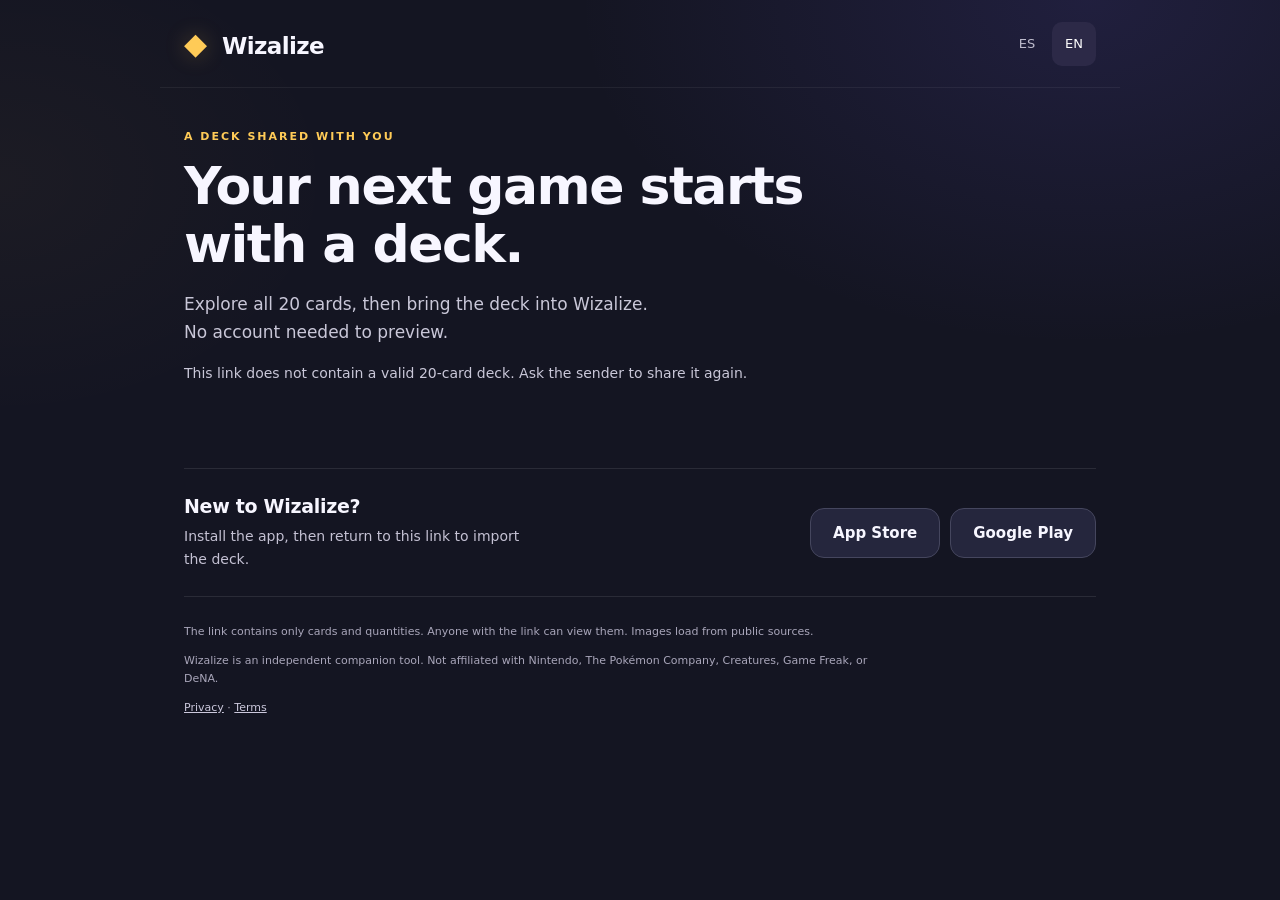
<file: deck.html>
<!doctype html>
<html lang="es">
<head>
  <meta charset="utf-8">
  <meta name="viewport" content="width=device-width, initial-scale=1">
  <meta name="referrer" content="no-referrer">
  <meta name="robots" content="noindex, nofollow">
  <meta http-equiv="Content-Security-Policy" content="default-src 'none'; script-src 'self'; style-src 'self'; img-src 'self' https://assets.tcgdex.net https://limitlesstcg.nyc3.cdn.digitaloceanspaces.com https://raw.githubusercontent.com https://cdn.shopify.com https://bills-archive.nyc3.cdn.digitaloceanspaces.com; connect-src 'none'; base-uri 'none'; form-action 'none'">
  <meta property="og:title" content="A deck to try · Wizalize">
  <meta property="og:description" content="View the cards, then import the deck into Wizalize. No account needed to preview.">
  <meta property="og:type" content="website">
  <title>Mazo compartido · Wizalize</title>
  <link rel="stylesheet" href="./deck.css">
  <script src="./deck.js" defer></script>
</head>
<body>
  <header class="topbar">
    <a class="brand" href="./"><span class="crystal" aria-hidden="true">◆</span> Wizalize</a>
    <nav aria-label="Language"><button id="es" type="button" aria-pressed="true">ES</button><button id="en" type="button" aria-pressed="false">EN</button></nav>
  </header>
  <main>
    <section class="hero" aria-labelledby="title">
      <p class="eyebrow" data-copy="eyebrow">UN MAZO COMPARTIDO CONTIGO</p>
      <h1 id="title" data-copy="title">Tu próxima partida<br>empieza con un mazo.</h1>
      <p class="intro" data-copy="intro">Revisa sus 20 cartas y llévalo a Wizalize. Sin cuenta para verlo.</p>
      <p id="status" role="status" aria-live="polite">Cargando mazo…</p>
      <div id="actions" hidden>
        <a id="openApp" class="button primary" data-copy="open">Abrir mazo en Wizalize <span aria-hidden="true">→</span></a>
        <p class="micro" data-copy="noCharge">Importar no ejecuta un análisis ni gasta cristales.</p>
        <p id="openHelp" class="notice" data-copy="openHelp" hidden>¿No se abrió? Instala la app y vuelve a este enlace, o copia el código para pegarlo en Importar.</p>
      </div>
    </section>
    <section id="composition" aria-labelledby="cardsTitle" hidden>
      <div class="section-head"><h2 id="cardsTitle" data-copy="cardsTitle">Las cartas</h2><span id="counts"></span></div>
      <ul id="deckCards" class="deck-grid"></ul>
      <details class="code-panel"><summary data-copy="codeTitle">Código para importar manualmente</summary>
        <p data-copy="codeHelp">En Wizalize, abre Importar y pega este código. Es un código de Wizalize, no del juego oficial.</p>
        <label for="code" class="visually-hidden" data-copy="codeTitle">Código para importar manualmente</label>
        <textarea id="code" readonly rows="4" spellcheck="false"></textarea>
        <button id="copy" class="button secondary" type="button" data-copy="copy">Copiar código</button>
        <span id="copyStatus" role="status" aria-live="polite"></span>
      </details>
    </section>
    <section class="install" aria-labelledby="installTitle">
      <div><h2 id="installTitle" data-copy="installTitle">¿Todavía no tienes Wizalize?</h2><p data-copy="installText">Instálala y vuelve a este enlace para importar el mazo.</p></div>
      <div class="stores">
        <a class="button secondary" href="https://apps.apple.com/cl/app/wizalize/id6760955601" rel="noreferrer">App Store</a>
        <a class="button secondary" href="https://play.google.com/store/apps/details?id=com.pocketdex.app" rel="noreferrer">Google Play</a>
      </div>
    </section>
    <noscript><p class="notice">Activa JavaScript para ver las cartas del enlace. / Enable JavaScript to view the shared deck.</p></noscript>
  </main>
  <footer><p data-copy="privacy">El enlace contiene solo cartas y cantidades. Cualquiera que lo reciba puede verlas. Las imágenes se cargan desde fuentes públicas.</p>
    <p data-copy="disclaimer">Wizalize es una herramienta independiente. No está afiliada con Nintendo, The Pokémon Company, Creatures, Game Freak ni DeNA.</p>
    <a href="./privacy.html" data-copy="privacyLink">Privacidad</a> · <a href="./terms.html" data-copy="termsLink">Términos</a>
  </footer>
</body>
</html>
</file>
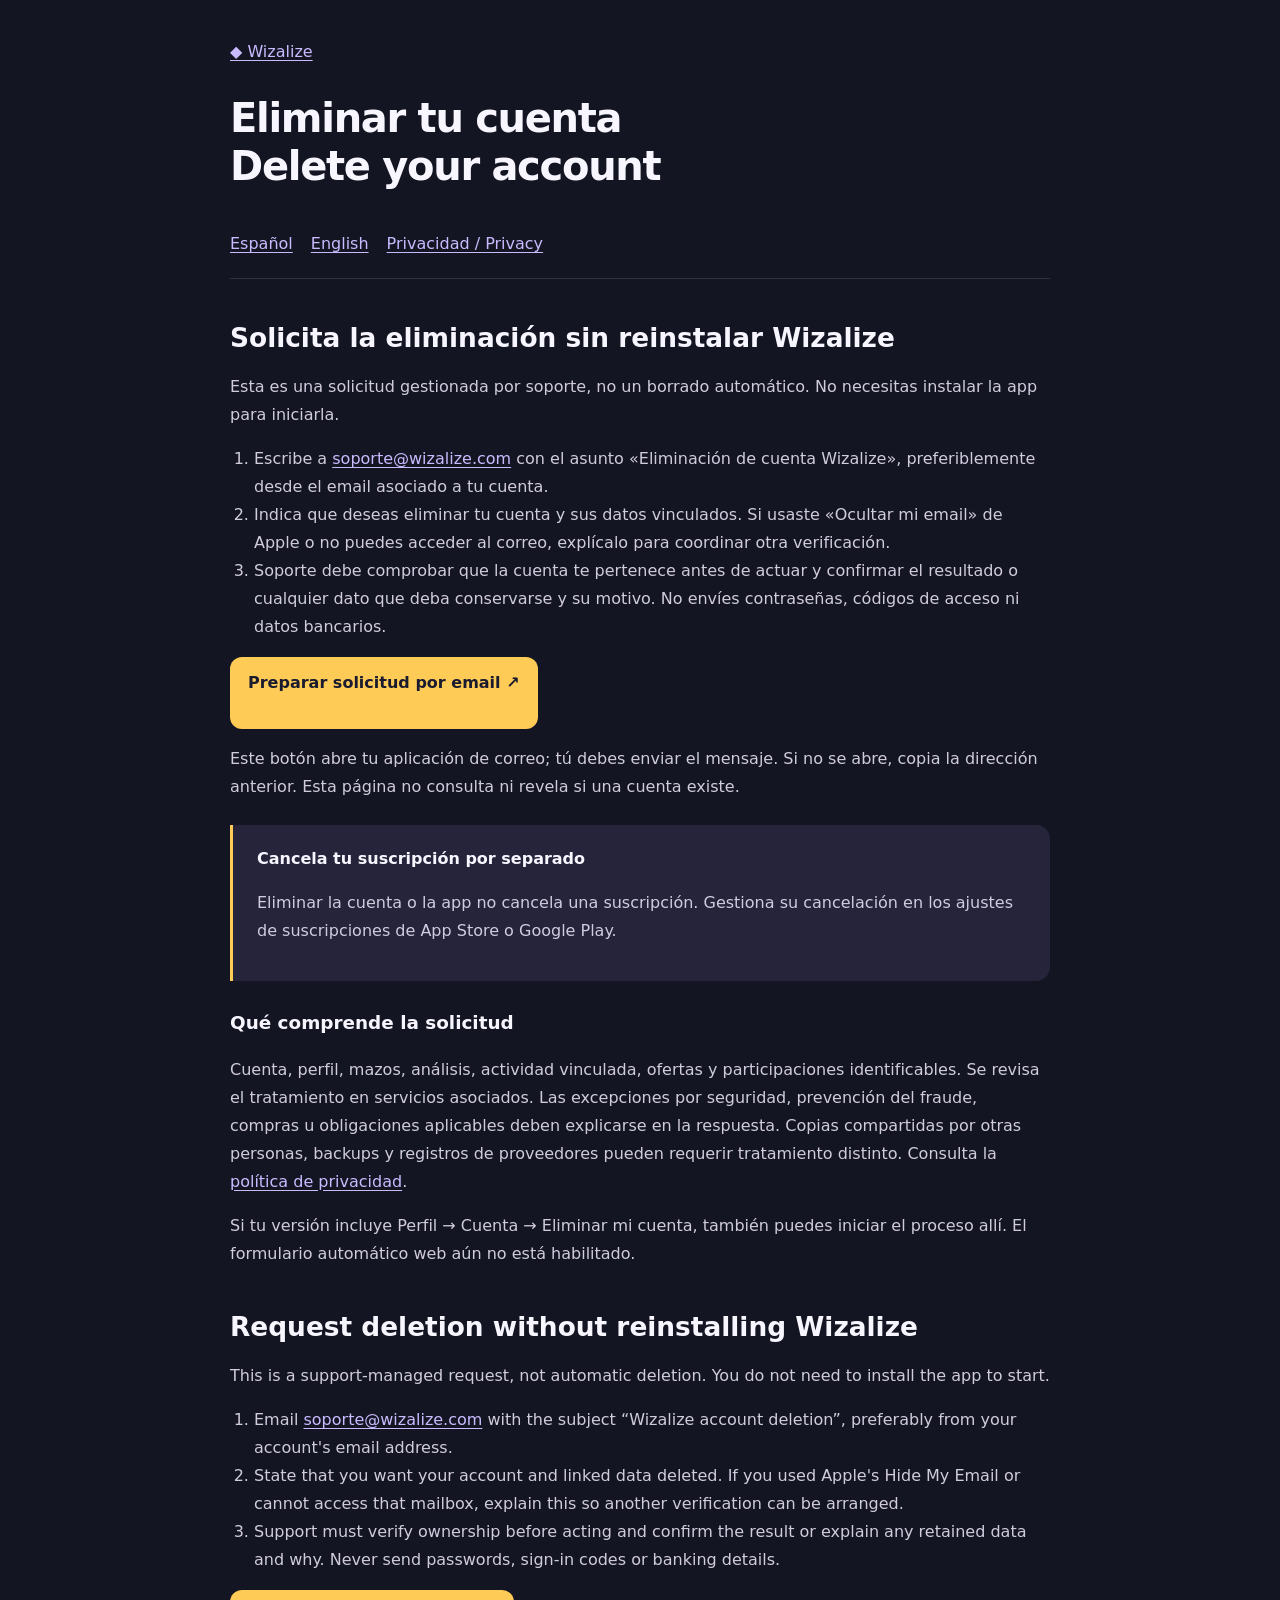
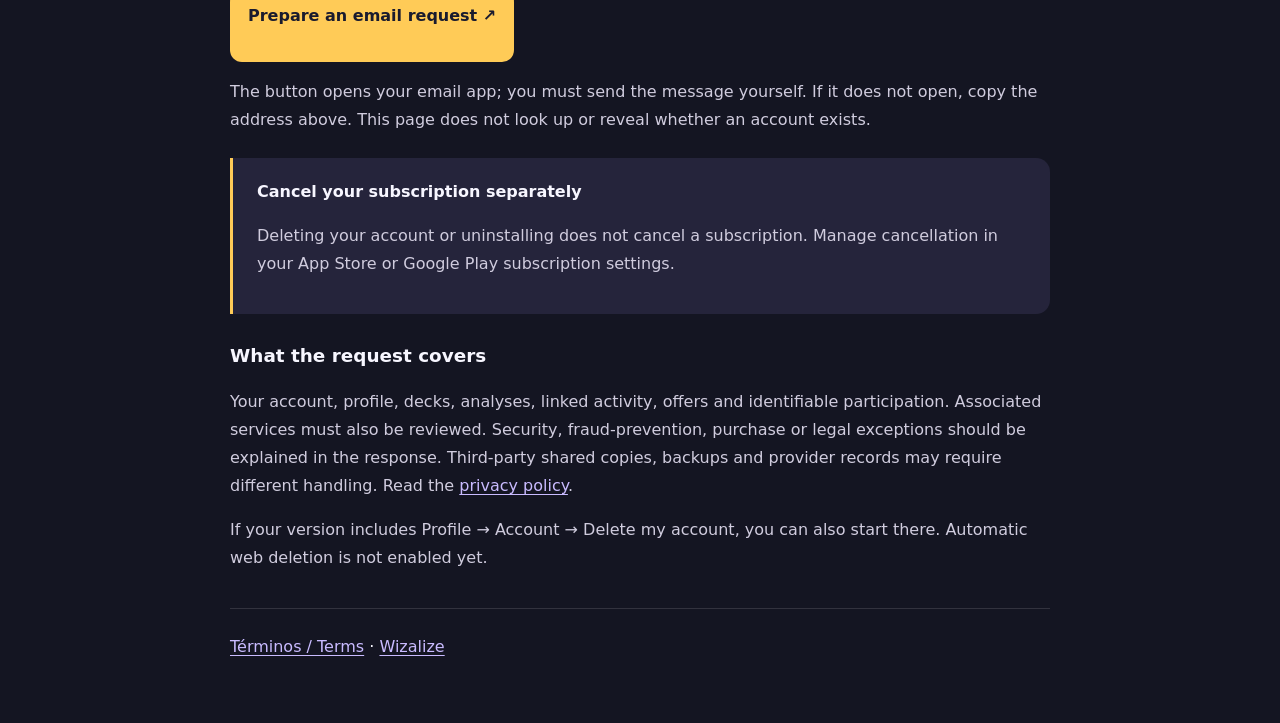
<file: deletion-request.html>
<!doctype html><html lang="es"><head><meta charset="utf-8"><meta name="viewport" content="width=device-width,initial-scale=1"><meta name="referrer" content="no-referrer"><title>Wizalize — Solicitar eliminación / Request deletion</title><link rel="stylesheet" href="site.css"></head><body class="legal-page"><main><a href="index.html">◆ Wizalize</a><h1>Eliminar tu cuenta<br>Delete your account</h1><nav aria-label="Languages"><a href="#es">Español</a><a href="#en">English</a><a href="privacy.html">Privacidad / Privacy</a></nav>
<section id="es" lang="es"><h2>Solicita la eliminación sin reinstalar Wizalize</h2><p>Esta es una solicitud gestionada por soporte, no un borrado automático. No necesitas instalar la app para iniciarla.</p><ol><li>Escribe a <a href="mailto:soporte@wizalize.com?subject=Solicitud%20de%20eliminacion%20de%20cuenta%20Wizalize">soporte@wizalize.com</a> con el asunto «Eliminación de cuenta Wizalize», preferiblemente desde el email asociado a tu cuenta.</li><li>Indica que deseas eliminar tu cuenta y sus datos vinculados. Si usaste «Ocultar mi email» de Apple o no puedes acceder al correo, explícalo para coordinar otra verificación.</li><li>Soporte debe comprobar que la cuenta te pertenece antes de actuar y confirmar el resultado o cualquier dato que deba conservarse y su motivo. No envíes contraseñas, códigos de acceso ni datos bancarios.</li></ol><a class="button" href="mailto:soporte@wizalize.com?subject=Solicitud%20de%20eliminacion%20de%20cuenta%20Wizalize">Preparar solicitud por email ↗</a><p>Este botón abre tu aplicación de correo; tú debes enviar el mensaje. Si no se abre, copia la dirección anterior. Esta página no consulta ni revela si una cuenta existe.</p><aside><strong>Cancela tu suscripción por separado</strong><p>Eliminar la cuenta o la app no cancela una suscripción. Gestiona su cancelación en los ajustes de suscripciones de App Store o Google Play.</p></aside><h3>Qué comprende la solicitud</h3><p>Cuenta, perfil, mazos, análisis, actividad vinculada, ofertas y participaciones identificables. Se revisa el tratamiento en servicios asociados. Las excepciones por seguridad, prevención del fraude, compras u obligaciones aplicables deben explicarse en la respuesta. Copias compartidas por otras personas, backups y registros de proveedores pueden requerir tratamiento distinto. Consulta la <a href="privacy.html#es">política de privacidad</a>.</p><p>Si tu versión incluye Perfil → Cuenta → Eliminar mi cuenta, también puedes iniciar el proceso allí. El formulario automático web aún no está habilitado.</p></section>
<section id="en" lang="en"><h2>Request deletion without reinstalling Wizalize</h2><p>This is a support-managed request, not automatic deletion. You do not need to install the app to start.</p><ol><li>Email <a href="mailto:soporte@wizalize.com?subject=Wizalize%20account%20deletion%20request">soporte@wizalize.com</a> with the subject “Wizalize account deletion”, preferably from your account's email address.</li><li>State that you want your account and linked data deleted. If you used Apple's Hide My Email or cannot access that mailbox, explain this so another verification can be arranged.</li><li>Support must verify ownership before acting and confirm the result or explain any retained data and why. Never send passwords, sign-in codes or banking details.</li></ol><a class="button" href="mailto:soporte@wizalize.com?subject=Wizalize%20account%20deletion%20request">Prepare an email request ↗</a><p>The button opens your email app; you must send the message yourself. If it does not open, copy the address above. This page does not look up or reveal whether an account exists.</p><aside><strong>Cancel your subscription separately</strong><p>Deleting your account or uninstalling does not cancel a subscription. Manage cancellation in your App Store or Google Play subscription settings.</p></aside><h3>What the request covers</h3><p>Your account, profile, decks, analyses, linked activity, offers and identifiable participation. Associated services must also be reviewed. Security, fraud-prevention, purchase or legal exceptions should be explained in the response. Third-party shared copies, backups and provider records may require different handling. Read the <a href="privacy.html#en">privacy policy</a>.</p><p>If your version includes Profile → Account → Delete my account, you can also start there. Automatic web deletion is not enabled yet.</p></section><footer><a href="terms.html">Términos / Terms</a> · <a href="index.html">Wizalize</a></footer></main></body></html>
</file>
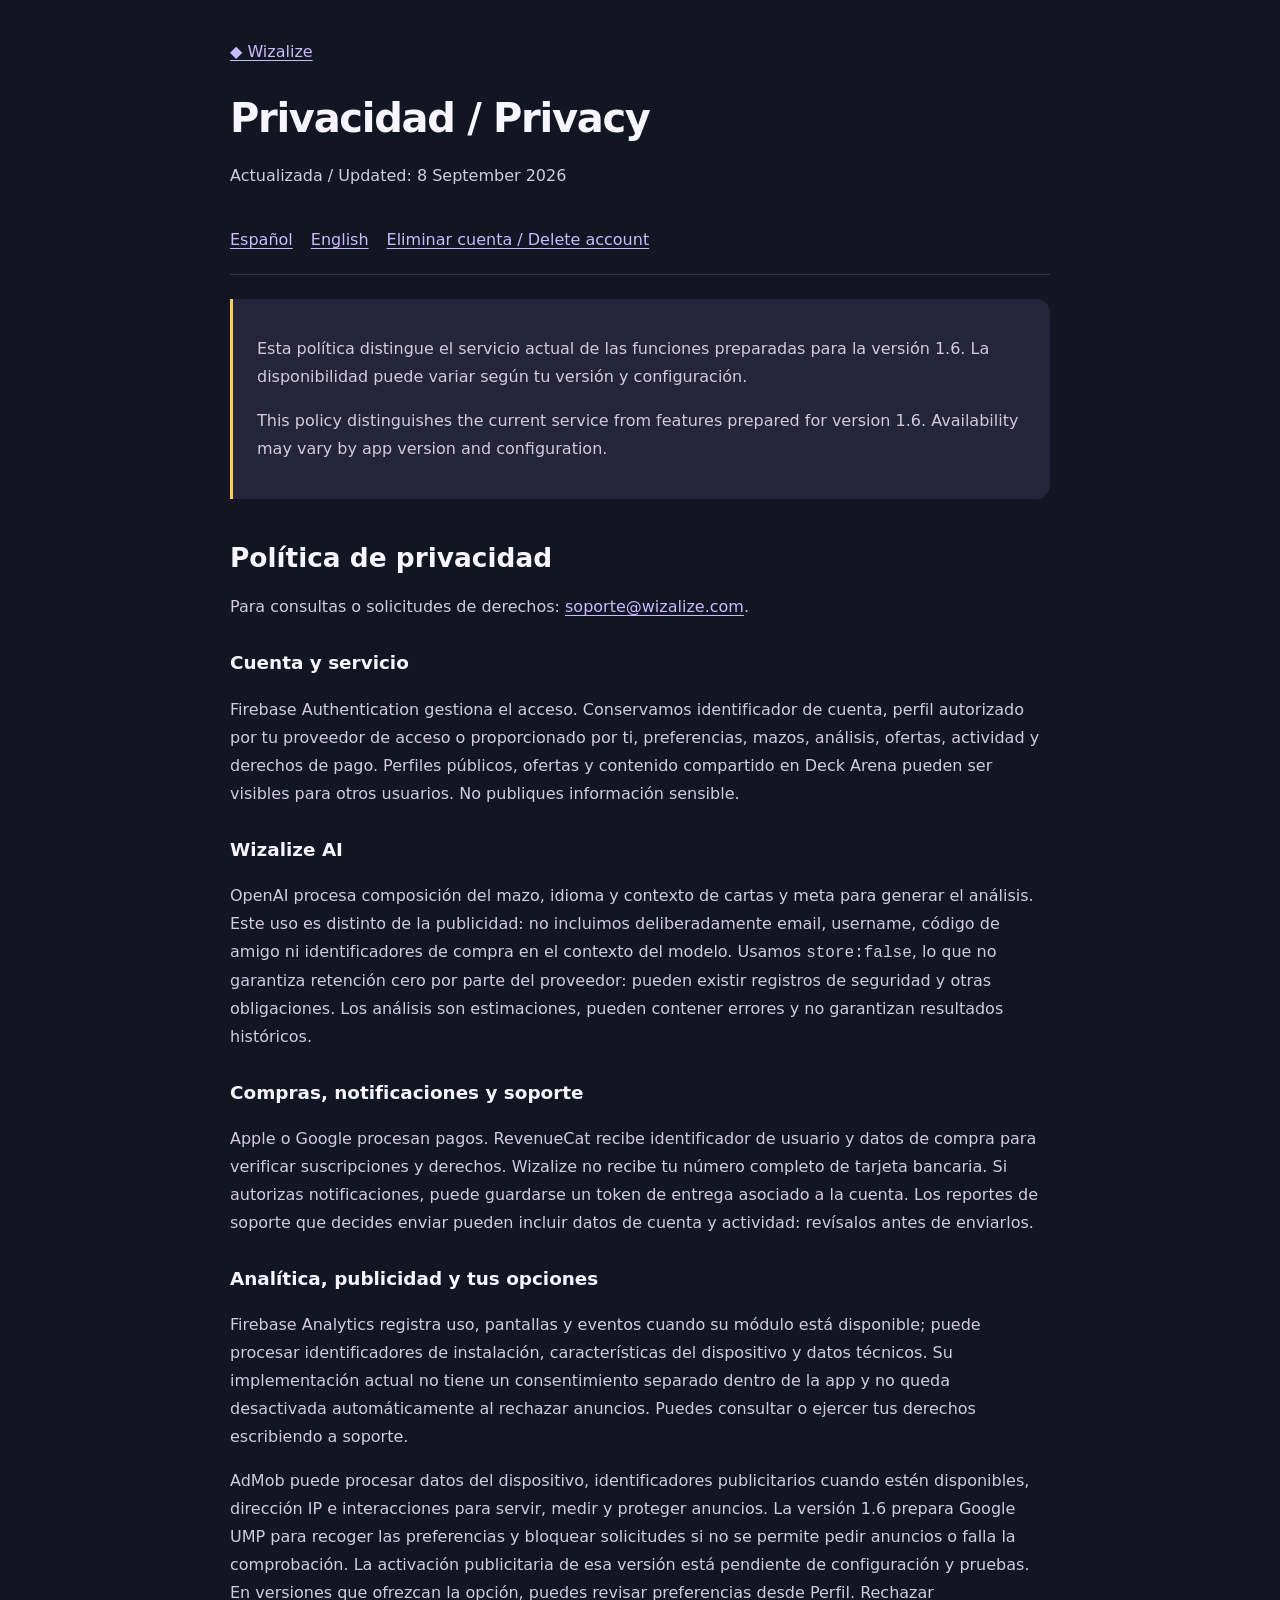
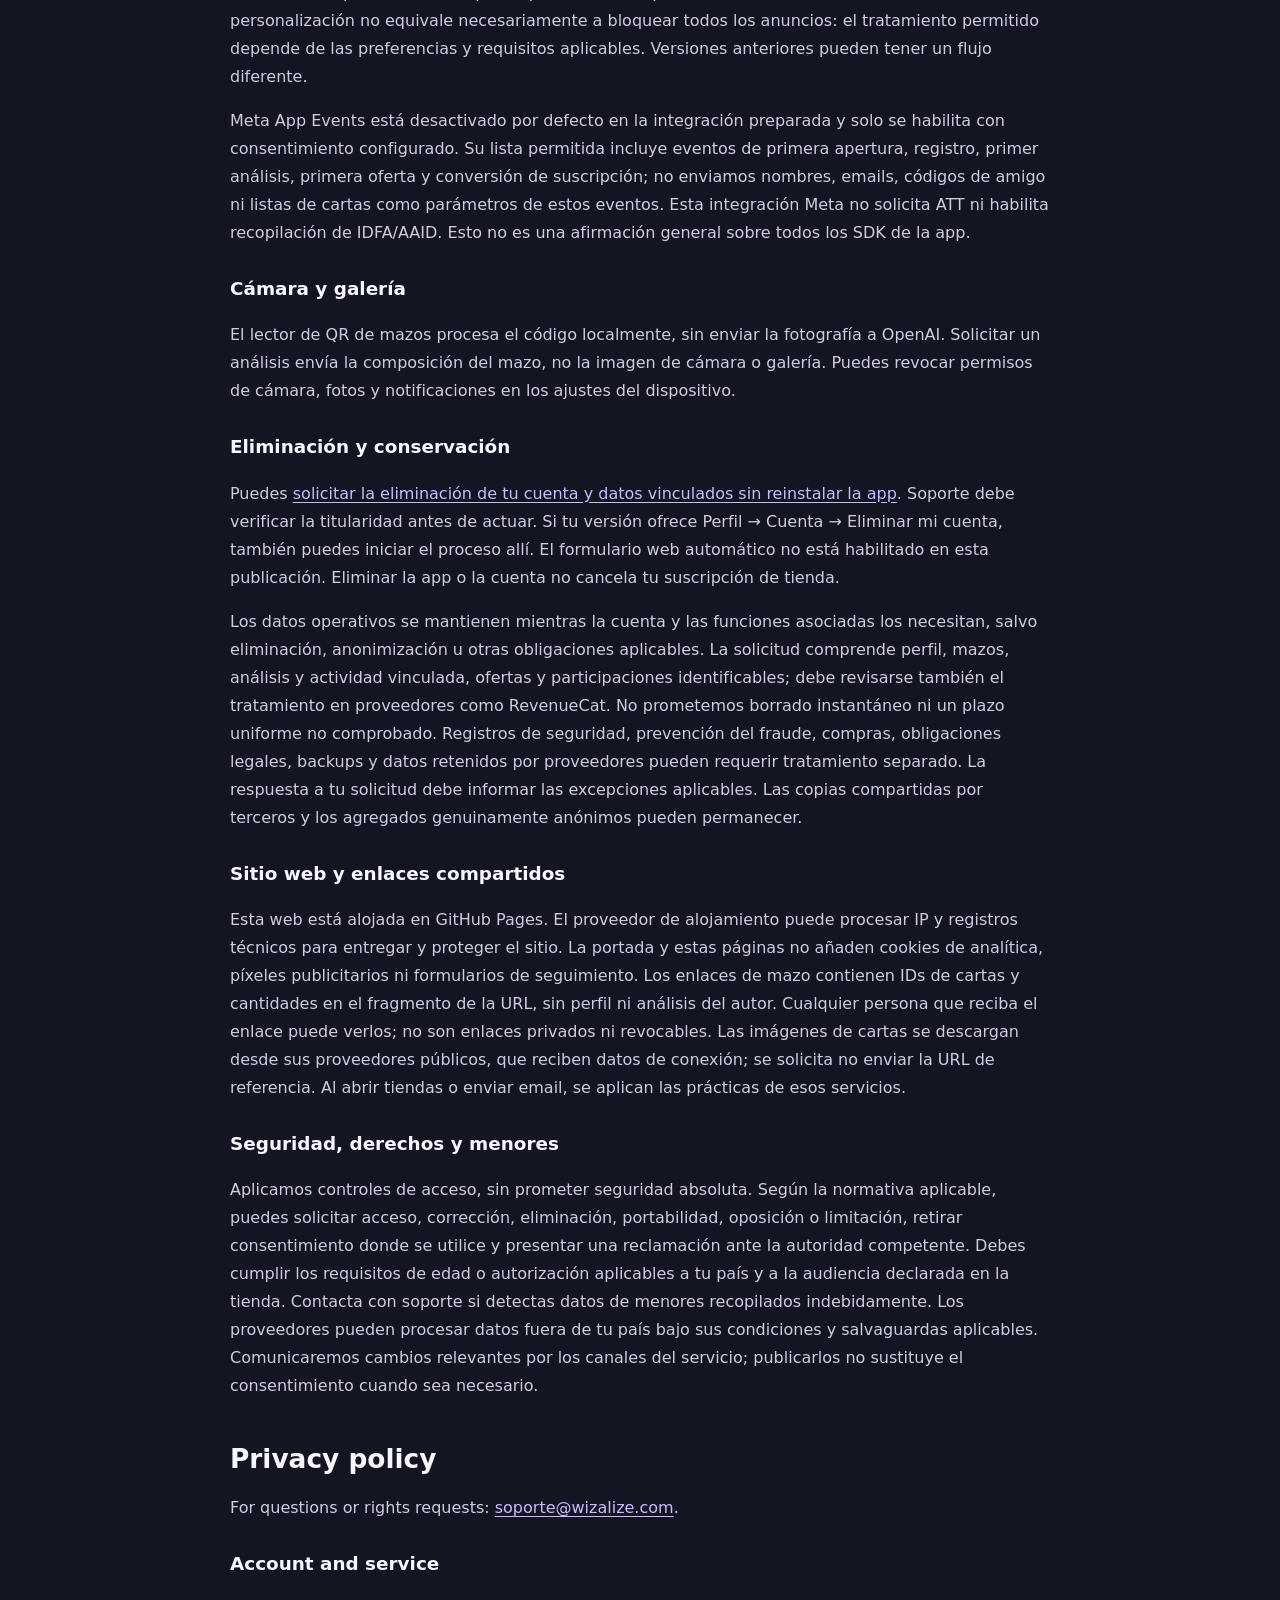
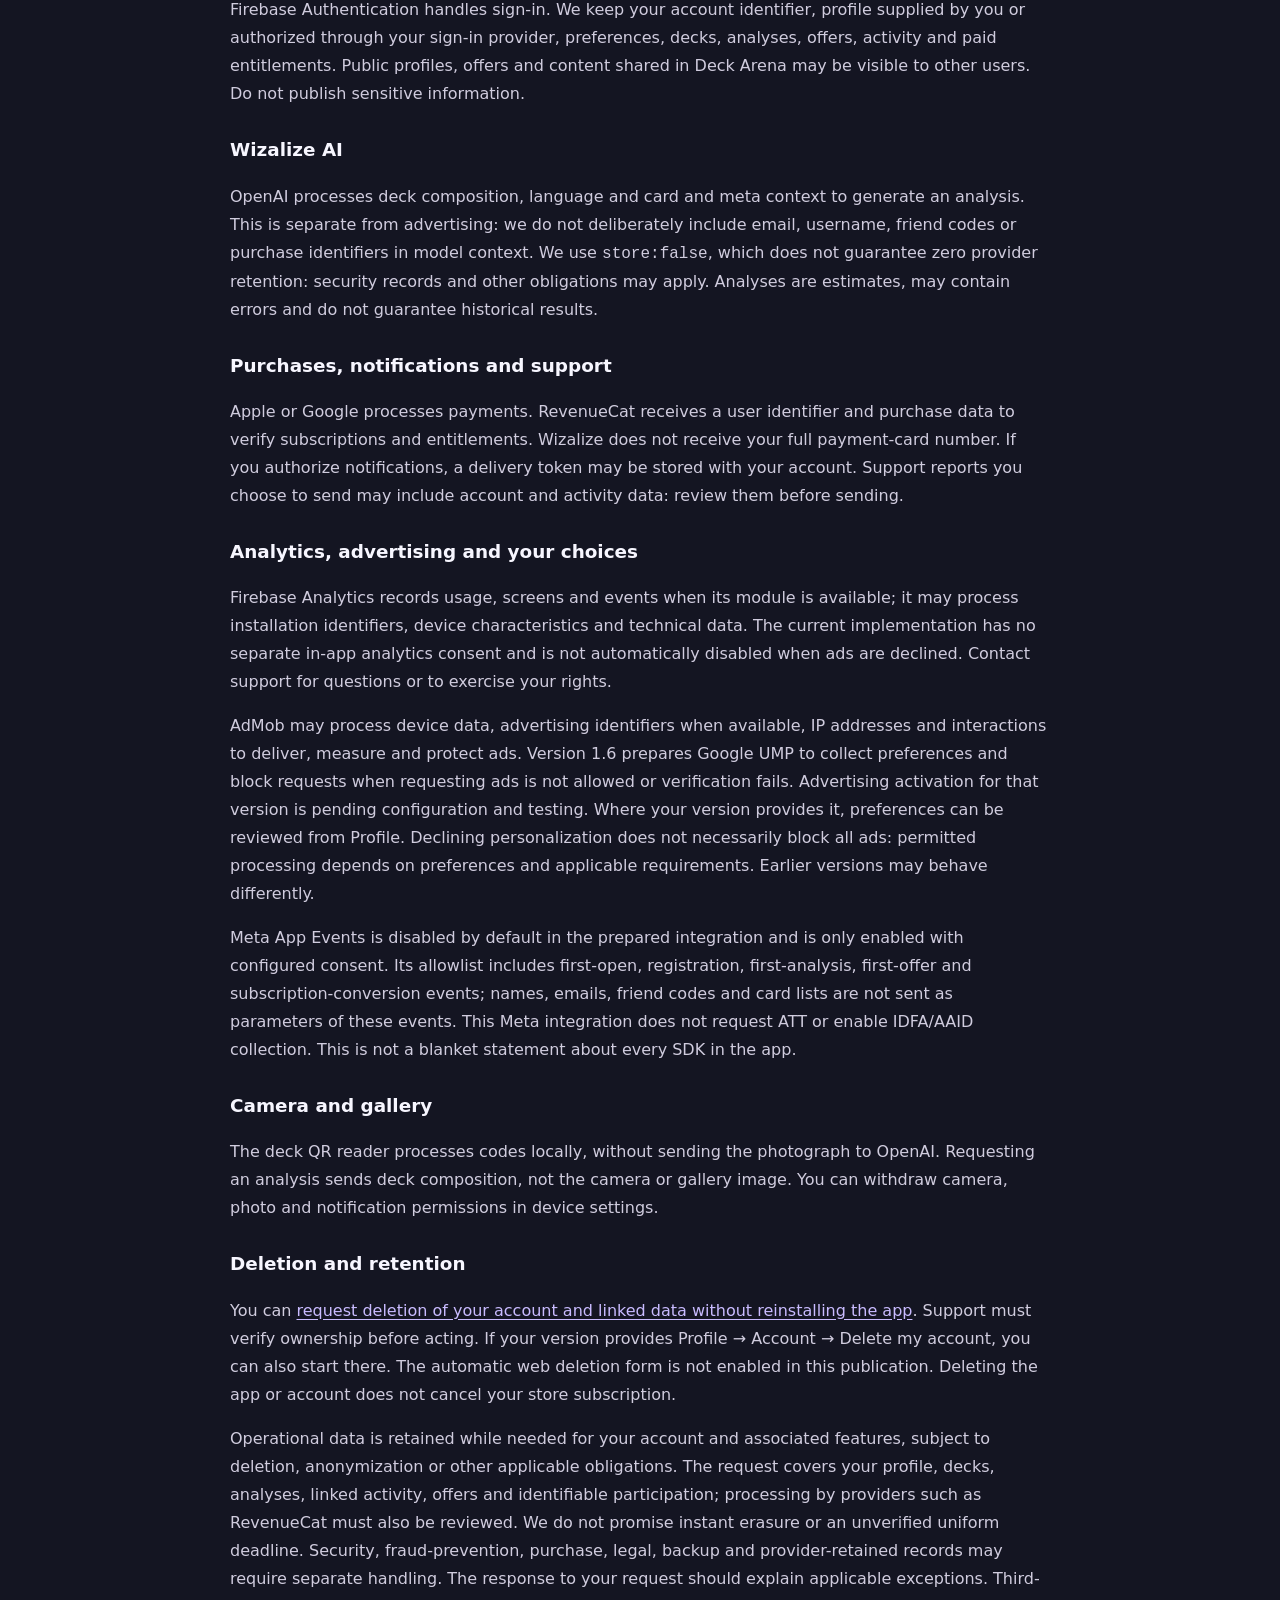
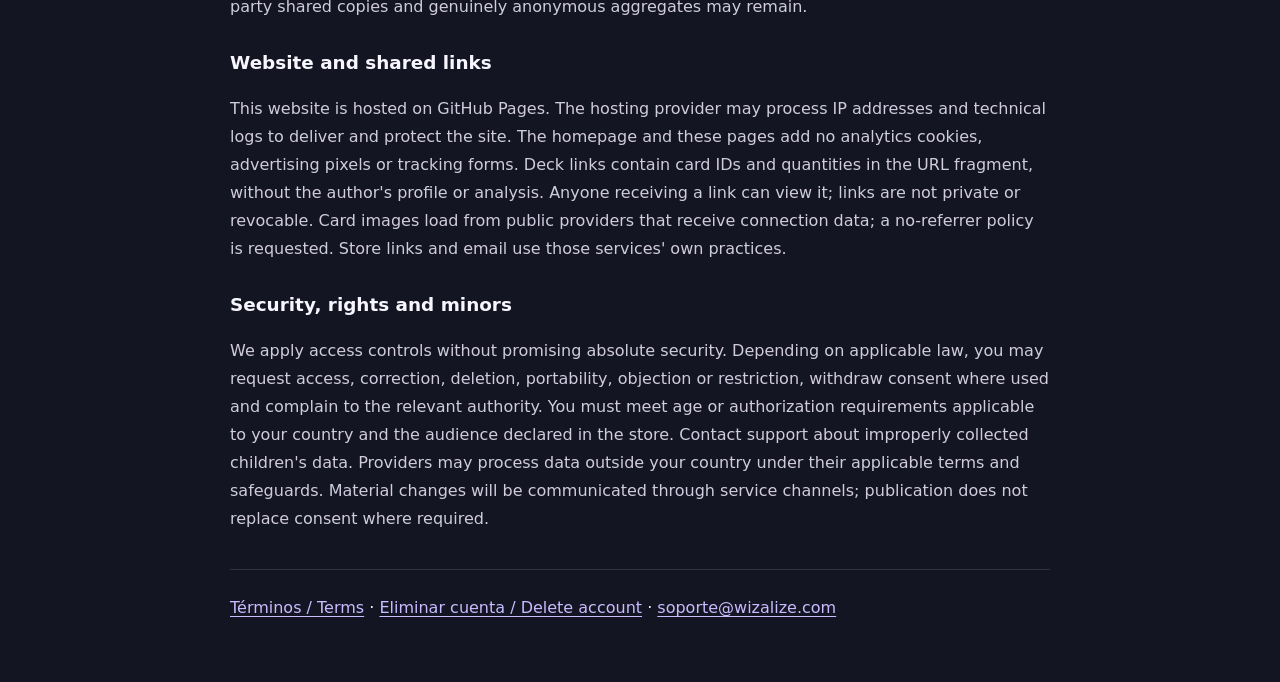
<file: privacy.html>
<!doctype html><html lang="es"><head><meta charset="utf-8"><meta name="viewport" content="width=device-width,initial-scale=1"><meta name="referrer" content="no-referrer"><title>Wizalize — Privacidad / Privacy</title><link rel="stylesheet" href="site.css"></head><body class="legal-page"><main>
<a href="index.html">◆ Wizalize</a><h1>Privacidad / Privacy</h1><p>Actualizada / Updated: <time datetime="2026-09-08">8 September 2026</time></p><nav aria-label="Policy sections"><a href="#es">Español</a><a href="#en">English</a><a href="deletion-request.html">Eliminar cuenta / Delete account</a></nav>
<aside><p>Esta política distingue el servicio actual de las funciones preparadas para la versión 1.6. La disponibilidad puede variar según tu versión y configuración.</p><p lang="en">This policy distinguishes the current service from features prepared for version 1.6. Availability may vary by app version and configuration.</p></aside>
<section id="es" lang="es"><h2>Política de privacidad</h2>
<p>Para consultas o solicitudes de derechos: <a href="mailto:soporte@wizalize.com">soporte@wizalize.com</a>.</p>
<h3>Cuenta y servicio</h3><p>Firebase Authentication gestiona el acceso. Conservamos identificador de cuenta, perfil autorizado por tu proveedor de acceso o proporcionado por ti, preferencias, mazos, análisis, ofertas, actividad y derechos de pago. Perfiles públicos, ofertas y contenido compartido en Deck Arena pueden ser visibles para otros usuarios. No publiques información sensible.</p>
<h3>Wizalize AI</h3><p>OpenAI procesa composición del mazo, idioma y contexto de cartas y meta para generar el análisis. Este uso es distinto de la publicidad: no incluimos deliberadamente email, username, código de amigo ni identificadores de compra en el contexto del modelo. Usamos <code>store:false</code>, lo que no garantiza retención cero por parte del proveedor: pueden existir registros de seguridad y otras obligaciones. Los análisis son estimaciones, pueden contener errores y no garantizan resultados históricos.</p>
<h3>Compras, notificaciones y soporte</h3><p>Apple o Google procesan pagos. RevenueCat recibe identificador de usuario y datos de compra para verificar suscripciones y derechos. Wizalize no recibe tu número completo de tarjeta bancaria. Si autorizas notificaciones, puede guardarse un token de entrega asociado a la cuenta. Los reportes de soporte que decides enviar pueden incluir datos de cuenta y actividad: revísalos antes de enviarlos.</p>
<h3>Analítica, publicidad y tus opciones</h3><p>Firebase Analytics registra uso, pantallas y eventos cuando su módulo está disponible; puede procesar identificadores de instalación, características del dispositivo y datos técnicos. Su implementación actual no tiene un consentimiento separado dentro de la app y no queda desactivada automáticamente al rechazar anuncios. Puedes consultar o ejercer tus derechos escribiendo a soporte.</p><p>AdMob puede procesar datos del dispositivo, identificadores publicitarios cuando estén disponibles, dirección IP e interacciones para servir, medir y proteger anuncios. La versión 1.6 prepara Google UMP para recoger las preferencias y bloquear solicitudes si no se permite pedir anuncios o falla la comprobación. La activación publicitaria de esa versión está pendiente de configuración y pruebas. En versiones que ofrezcan la opción, puedes revisar preferencias desde Perfil. Rechazar personalización no equivale necesariamente a bloquear todos los anuncios: el tratamiento permitido depende de las preferencias y requisitos aplicables. Versiones anteriores pueden tener un flujo diferente.</p><p>Meta App Events está desactivado por defecto en la integración preparada y solo se habilita con consentimiento configurado. Su lista permitida incluye eventos de primera apertura, registro, primer análisis, primera oferta y conversión de suscripción; no enviamos nombres, emails, códigos de amigo ni listas de cartas como parámetros de estos eventos. Esta integración Meta no solicita ATT ni habilita recopilación de IDFA/AAID. Esto no es una afirmación general sobre todos los SDK de la app.</p>
<h3>Cámara y galería</h3><p>El lector de QR de mazos procesa el código localmente, sin enviar la fotografía a OpenAI. Solicitar un análisis envía la composición del mazo, no la imagen de cámara o galería. Puedes revocar permisos de cámara, fotos y notificaciones en los ajustes del dispositivo.</p>
<h3>Eliminación y conservación</h3><p>Puedes <a href="deletion-request.html">solicitar la eliminación de tu cuenta y datos vinculados sin reinstalar la app</a>. Soporte debe verificar la titularidad antes de actuar. Si tu versión ofrece Perfil → Cuenta → Eliminar mi cuenta, también puedes iniciar el proceso allí. El formulario web automático no está habilitado en esta publicación. Eliminar la app o la cuenta no cancela tu suscripción de tienda.</p><p>Los datos operativos se mantienen mientras la cuenta y las funciones asociadas los necesitan, salvo eliminación, anonimización u otras obligaciones aplicables. La solicitud comprende perfil, mazos, análisis y actividad vinculada, ofertas y participaciones identificables; debe revisarse también el tratamiento en proveedores como RevenueCat. No prometemos borrado instantáneo ni un plazo uniforme no comprobado. Registros de seguridad, prevención del fraude, compras, obligaciones legales, backups y datos retenidos por proveedores pueden requerir tratamiento separado. La respuesta a tu solicitud debe informar las excepciones aplicables. Las copias compartidas por terceros y los agregados genuinamente anónimos pueden permanecer.</p>
<h3>Sitio web y enlaces compartidos</h3><p>Esta web está alojada en GitHub Pages. El proveedor de alojamiento puede procesar IP y registros técnicos para entregar y proteger el sitio. La portada y estas páginas no añaden cookies de analítica, píxeles publicitarios ni formularios de seguimiento. Los enlaces de mazo contienen IDs de cartas y cantidades en el fragmento de la URL, sin perfil ni análisis del autor. Cualquier persona que reciba el enlace puede verlos; no son enlaces privados ni revocables. Las imágenes de cartas se descargan desde sus proveedores públicos, que reciben datos de conexión; se solicita no enviar la URL de referencia. Al abrir tiendas o enviar email, se aplican las prácticas de esos servicios.</p>
<h3>Seguridad, derechos y menores</h3><p>Aplicamos controles de acceso, sin prometer seguridad absoluta. Según la normativa aplicable, puedes solicitar acceso, corrección, eliminación, portabilidad, oposición o limitación, retirar consentimiento donde se utilice y presentar una reclamación ante la autoridad competente. Debes cumplir los requisitos de edad o autorización aplicables a tu país y a la audiencia declarada en la tienda. Contacta con soporte si detectas datos de menores recopilados indebidamente. Los proveedores pueden procesar datos fuera de tu país bajo sus condiciones y salvaguardas aplicables. Comunicaremos cambios relevantes por los canales del servicio; publicarlos no sustituye el consentimiento cuando sea necesario.</p></section>
<section id="en" lang="en"><h2>Privacy policy</h2>
<p>For questions or rights requests: <a href="mailto:soporte@wizalize.com">soporte@wizalize.com</a>.</p>
<h3>Account and service</h3><p>Firebase Authentication handles sign-in. We keep your account identifier, profile supplied by you or authorized through your sign-in provider, preferences, decks, analyses, offers, activity and paid entitlements. Public profiles, offers and content shared in Deck Arena may be visible to other users. Do not publish sensitive information.</p>
<h3>Wizalize AI</h3><p>OpenAI processes deck composition, language and card and meta context to generate an analysis. This is separate from advertising: we do not deliberately include email, username, friend codes or purchase identifiers in model context. We use <code>store:false</code>, which does not guarantee zero provider retention: security records and other obligations may apply. Analyses are estimates, may contain errors and do not guarantee historical results.</p>
<h3>Purchases, notifications and support</h3><p>Apple or Google processes payments. RevenueCat receives a user identifier and purchase data to verify subscriptions and entitlements. Wizalize does not receive your full payment-card number. If you authorize notifications, a delivery token may be stored with your account. Support reports you choose to send may include account and activity data: review them before sending.</p>
<h3>Analytics, advertising and your choices</h3><p>Firebase Analytics records usage, screens and events when its module is available; it may process installation identifiers, device characteristics and technical data. The current implementation has no separate in-app analytics consent and is not automatically disabled when ads are declined. Contact support for questions or to exercise your rights.</p><p>AdMob may process device data, advertising identifiers when available, IP addresses and interactions to deliver, measure and protect ads. Version 1.6 prepares Google UMP to collect preferences and block requests when requesting ads is not allowed or verification fails. Advertising activation for that version is pending configuration and testing. Where your version provides it, preferences can be reviewed from Profile. Declining personalization does not necessarily block all ads: permitted processing depends on preferences and applicable requirements. Earlier versions may behave differently.</p><p>Meta App Events is disabled by default in the prepared integration and is only enabled with configured consent. Its allowlist includes first-open, registration, first-analysis, first-offer and subscription-conversion events; names, emails, friend codes and card lists are not sent as parameters of these events. This Meta integration does not request ATT or enable IDFA/AAID collection. This is not a blanket statement about every SDK in the app.</p>
<h3>Camera and gallery</h3><p>The deck QR reader processes codes locally, without sending the photograph to OpenAI. Requesting an analysis sends deck composition, not the camera or gallery image. You can withdraw camera, photo and notification permissions in device settings.</p>
<h3>Deletion and retention</h3><p>You can <a href="deletion-request.html">request deletion of your account and linked data without reinstalling the app</a>. Support must verify ownership before acting. If your version provides Profile → Account → Delete my account, you can also start there. The automatic web deletion form is not enabled in this publication. Deleting the app or account does not cancel your store subscription.</p><p>Operational data is retained while needed for your account and associated features, subject to deletion, anonymization or other applicable obligations. The request covers your profile, decks, analyses, linked activity, offers and identifiable participation; processing by providers such as RevenueCat must also be reviewed. We do not promise instant erasure or an unverified uniform deadline. Security, fraud-prevention, purchase, legal, backup and provider-retained records may require separate handling. The response to your request should explain applicable exceptions. Third-party shared copies and genuinely anonymous aggregates may remain.</p>
<h3>Website and shared links</h3><p>This website is hosted on GitHub Pages. The hosting provider may process IP addresses and technical logs to deliver and protect the site. The homepage and these pages add no analytics cookies, advertising pixels or tracking forms. Deck links contain card IDs and quantities in the URL fragment, without the author's profile or analysis. Anyone receiving a link can view it; links are not private or revocable. Card images load from public providers that receive connection data; a no-referrer policy is requested. Store links and email use those services' own practices.</p>
<h3>Security, rights and minors</h3><p>We apply access controls without promising absolute security. Depending on applicable law, you may request access, correction, deletion, portability, objection or restriction, withdraw consent where used and complain to the relevant authority. You must meet age or authorization requirements applicable to your country and the audience declared in the store. Contact support about improperly collected children's data. Providers may process data outside your country under their applicable terms and safeguards. Material changes will be communicated through service channels; publication does not replace consent where required.</p></section>
<footer><a href="terms.html">Términos / Terms</a> · <a href="deletion-request.html">Eliminar cuenta / Delete account</a> · <a href="mailto:soporte@wizalize.com">soporte@wizalize.com</a></footer></main></body></html>
</file>
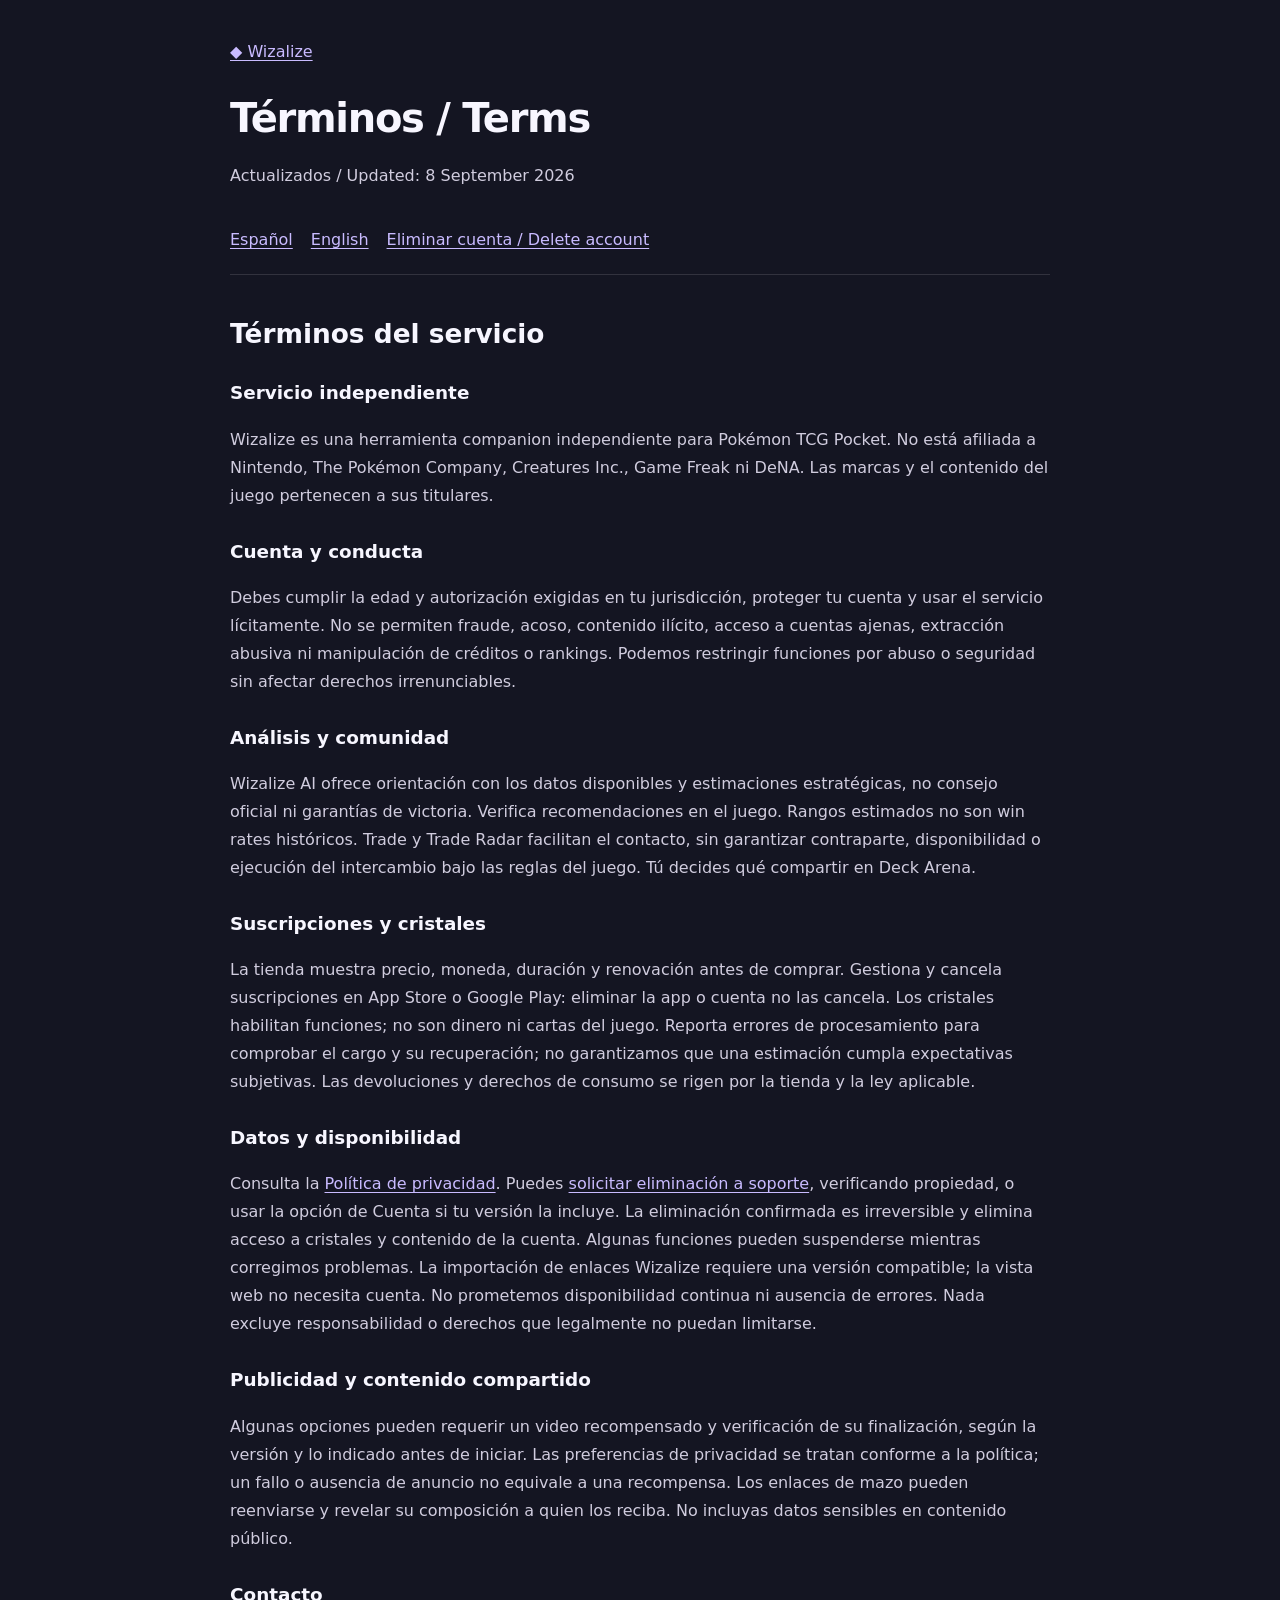
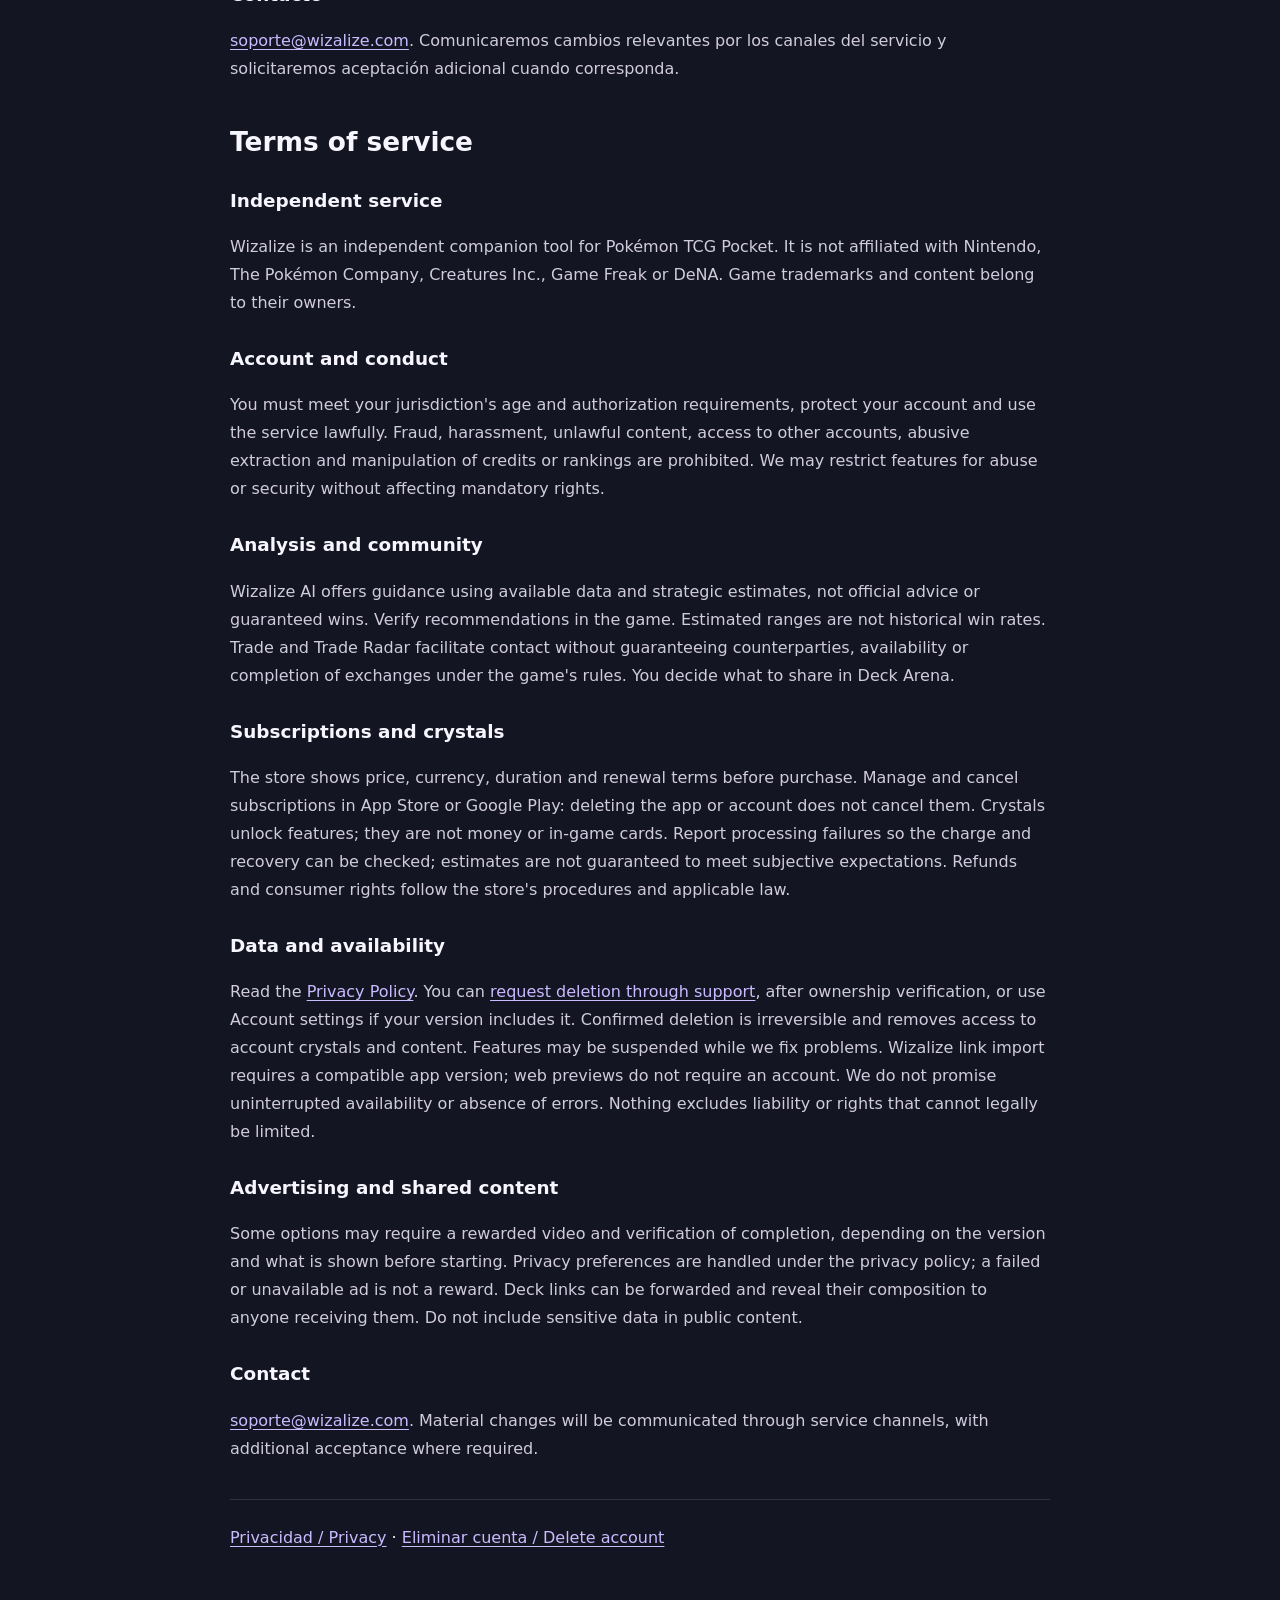
<file: terms.html>
<!doctype html><html lang="es"><head><meta charset="utf-8"><meta name="viewport" content="width=device-width,initial-scale=1"><meta name="referrer" content="no-referrer"><title>Wizalize — Términos / Terms</title><link rel="stylesheet" href="site.css"></head><body class="legal-page"><main><a href="index.html">◆ Wizalize</a><h1>Términos / Terms</h1><p>Actualizados / Updated: <time datetime="2026-09-08">8 September 2026</time></p><nav aria-label="Terms sections"><a href="#es">Español</a><a href="#en">English</a><a href="deletion-request.html">Eliminar cuenta / Delete account</a></nav>
<section id="es" lang="es"><h2>Términos del servicio</h2>
<h3>Servicio independiente</h3><p>Wizalize es una herramienta companion independiente para Pokémon TCG Pocket. No está afiliada a Nintendo, The Pokémon Company, Creatures Inc., Game Freak ni DeNA. Las marcas y el contenido del juego pertenecen a sus titulares.</p>
<h3>Cuenta y conducta</h3><p>Debes cumplir la edad y autorización exigidas en tu jurisdicción, proteger tu cuenta y usar el servicio lícitamente. No se permiten fraude, acoso, contenido ilícito, acceso a cuentas ajenas, extracción abusiva ni manipulación de créditos o rankings. Podemos restringir funciones por abuso o seguridad sin afectar derechos irrenunciables.</p>
<h3>Análisis y comunidad</h3><p>Wizalize AI ofrece orientación con los datos disponibles y estimaciones estratégicas, no consejo oficial ni garantías de victoria. Verifica recomendaciones en el juego. Rangos estimados no son win rates históricos. Trade y Trade Radar facilitan el contacto, sin garantizar contraparte, disponibilidad o ejecución del intercambio bajo las reglas del juego. Tú decides qué compartir en Deck Arena.</p>
<h3>Suscripciones y cristales</h3><p>La tienda muestra precio, moneda, duración y renovación antes de comprar. Gestiona y cancela suscripciones en App Store o Google Play: eliminar la app o cuenta no las cancela. Los cristales habilitan funciones; no son dinero ni cartas del juego. Reporta errores de procesamiento para comprobar el cargo y su recuperación; no garantizamos que una estimación cumpla expectativas subjetivas. Las devoluciones y derechos de consumo se rigen por la tienda y la ley aplicable.</p>
<h3>Datos y disponibilidad</h3><p>Consulta la <a href="privacy.html">Política de privacidad</a>. Puedes <a href="deletion-request.html">solicitar eliminación a soporte</a>, verificando propiedad, o usar la opción de Cuenta si tu versión la incluye. La eliminación confirmada es irreversible y elimina acceso a cristales y contenido de la cuenta. Algunas funciones pueden suspenderse mientras corregimos problemas. La importación de enlaces Wizalize requiere una versión compatible; la vista web no necesita cuenta. No prometemos disponibilidad continua ni ausencia de errores. Nada excluye responsabilidad o derechos que legalmente no puedan limitarse.</p>
<h3>Publicidad y contenido compartido</h3><p>Algunas opciones pueden requerir un video recompensado y verificación de su finalización, según la versión y lo indicado antes de iniciar. Las preferencias de privacidad se tratan conforme a la política; un fallo o ausencia de anuncio no equivale a una recompensa. Los enlaces de mazo pueden reenviarse y revelar su composición a quien los reciba. No incluyas datos sensibles en contenido público.</p>
<h3>Contacto</h3><p><a href="mailto:soporte@wizalize.com">soporte@wizalize.com</a>. Comunicaremos cambios relevantes por los canales del servicio y solicitaremos aceptación adicional cuando corresponda.</p></section>
<section id="en" lang="en"><h2>Terms of service</h2>
<h3>Independent service</h3><p>Wizalize is an independent companion tool for Pokémon TCG Pocket. It is not affiliated with Nintendo, The Pokémon Company, Creatures Inc., Game Freak or DeNA. Game trademarks and content belong to their owners.</p>
<h3>Account and conduct</h3><p>You must meet your jurisdiction's age and authorization requirements, protect your account and use the service lawfully. Fraud, harassment, unlawful content, access to other accounts, abusive extraction and manipulation of credits or rankings are prohibited. We may restrict features for abuse or security without affecting mandatory rights.</p>
<h3>Analysis and community</h3><p>Wizalize AI offers guidance using available data and strategic estimates, not official advice or guaranteed wins. Verify recommendations in the game. Estimated ranges are not historical win rates. Trade and Trade Radar facilitate contact without guaranteeing counterparties, availability or completion of exchanges under the game's rules. You decide what to share in Deck Arena.</p>
<h3>Subscriptions and crystals</h3><p>The store shows price, currency, duration and renewal terms before purchase. Manage and cancel subscriptions in App Store or Google Play: deleting the app or account does not cancel them. Crystals unlock features; they are not money or in-game cards. Report processing failures so the charge and recovery can be checked; estimates are not guaranteed to meet subjective expectations. Refunds and consumer rights follow the store's procedures and applicable law.</p>
<h3>Data and availability</h3><p>Read the <a href="privacy.html">Privacy Policy</a>. You can <a href="deletion-request.html">request deletion through support</a>, after ownership verification, or use Account settings if your version includes it. Confirmed deletion is irreversible and removes access to account crystals and content. Features may be suspended while we fix problems. Wizalize link import requires a compatible app version; web previews do not require an account. We do not promise uninterrupted availability or absence of errors. Nothing excludes liability or rights that cannot legally be limited.</p>
<h3>Advertising and shared content</h3><p>Some options may require a rewarded video and verification of completion, depending on the version and what is shown before starting. Privacy preferences are handled under the privacy policy; a failed or unavailable ad is not a reward. Deck links can be forwarded and reveal their composition to anyone receiving them. Do not include sensitive data in public content.</p>
<h3>Contact</h3><p><a href="mailto:soporte@wizalize.com">soporte@wizalize.com</a>. Material changes will be communicated through service channels, with additional acceptance where required.</p></section><footer><a href="privacy.html">Privacidad / Privacy</a> · <a href="deletion-request.html">Eliminar cuenta / Delete account</a></footer></main></body></html>
</file>
<file: deck.css>
:root{color-scheme:dark;font-family:system-ui,-apple-system,BlinkMacSystemFont,"Segoe UI",sans-serif;background:#141522;color:#f7f6ff;font-synthesis:none}
*{box-sizing:border-box}body{margin:0}a{color:inherit}button,textarea{font:inherit}button,a{-webkit-tap-highlight-color:transparent}button{cursor:pointer}[hidden]{display:none!important}
.topbar,main,footer{max-width:960px;margin:auto;padding:0 24px}.topbar{display:flex;justify-content:space-between;align-items:center;min-height:88px}.brand{font-size:23px;font-weight:800;text-decoration:none;letter-spacing:-.6px}.crystal{color:#ffcb57;font-size:30px;margin-right:8px}.topbar nav{display:flex;gap:3px}.topbar button{border:0;background:none;color:#bebccd;min-height:44px;min-width:44px;border-radius:10px;font-size:13px}.topbar button[aria-pressed=true]{background:#2c2947;color:#fff}
.hero{padding:42px 0 30px;max-width:620px}.eyebrow{font-size:11px;letter-spacing:2px;font-weight:700;color:#ffcb57;margin:0 0 14px}h1{font-size:clamp(32px,5.5vw,52px);line-height:1.12;letter-spacing:-1.5px;margin:0 0 18px;font-weight:800}.intro{font-size:17px;line-height:1.6;max-width:480px;color:#c9c7d8;margin:0 0 16px}#status{font-size:14px;color:#c9c7d8;line-height:1.6}.button{display:inline-flex;align-items:center;justify-content:center;gap:16px;min-height:50px;padding:13px 22px;border-radius:14px;border:1px solid transparent;font-weight:700;text-decoration:none;font-size:15px;text-align:center}.primary{background:#ffcb57;color:#1a1b2e;margin-top:6px;box-shadow:0 8px 28px #0003}.primary:hover{background:#ffd77d}.secondary{background:#25263d;border-color:#45465e;color:#f7f6ff}.secondary:hover{background:#31334e}.micro{font-size:12px;color:#b2afc3;line-height:1.6;margin-top:10px}.notice{background:#28263d;border:1px solid #6c5ce777;border-radius:12px;padding:14px;line-height:1.6;color:#e8e6f5;font-size:14px}
.section-head{display:flex;justify-content:space-between;align-items:baseline;gap:12px;margin-bottom:16px}.section-head h2{margin:0}.section-head span{font-size:13px;color:#bab7cd}h2{font-size:19px;letter-spacing:-.3px}.deck-grid{padding:0;margin:0;list-style:none;display:grid;grid-template-columns:repeat(5,minmax(0,1fr));gap:16px}.card{min-width:0}.art{position:relative;aspect-ratio:367/512;border-radius:12px;background:#25263d;overflow:hidden;border:1px solid #ffffff14;display:flex;align-items:center;justify-content:center}.art img{width:100%;height:100%;object-fit:contain}.image-missing{padding:14px;font-size:13px;text-align:center;color:#c6c3d9}.quantity{position:absolute;top:7px;right:7px;border-radius:8px;background:#141522ec;color:#ffdc83;font-size:15px;font-weight:800;padding:4px 9px;border:1px solid #ffcb5780}.card-name{font-size:13px;font-weight:600;line-height:1.4;margin:9px 0 3px;overflow-wrap:anywhere}.card-id{font-size:11px;color:#aaa7be;margin:0}
.code-panel{margin-top:26px;border:1px solid #ffffff18;border-radius:14px;padding:16px;background:#1a1b2e;font-size:14px;line-height:1.6}.code-panel summary{cursor:pointer;font-weight:600;min-height:30px}.code-panel p{color:#c4c1d3}.code-panel textarea{display:block;width:100%;resize:vertical;background:#141522;border:1px solid #45465e;border-radius:8px;color:#e6e3f5;padding:12px;font:12px/1.6 ui-monospace,monospace;margin:12px 0;overflow-wrap:anywhere}.code-panel span{display:block;margin-top:8px;color:#c4c1d3}
.install{display:flex;align-items:center;justify-content:space-between;gap:24px;margin:40px 0 26px;padding:26px 0;border-top:1px solid #ffffff18;border-bottom:1px solid #ffffff18}.install h2{margin:0 0 8px}.install p{font-size:14px;line-height:1.6;color:#c4c1d3;margin:0;max-width:350px}.stores{display:flex;gap:10px;flex-shrink:0}footer{padding-bottom:36px;font-size:11px;line-height:1.7;color:#a9a6ba}footer p{max-width:700px;margin:0 0 10px}footer a{color:#cbc8dc}.visually-hidden{position:absolute;width:1px;height:1px;overflow:hidden;clip-path:inset(50%)}:focus-visible{outline:3px solid #a89bff;outline-offset:4px}
@media(max-width:700px){.deck-grid{grid-template-columns:repeat(4,minmax(0,1fr));gap:12px}.install{align-items:flex-start;flex-direction:column}.hero{padding-top:22px}.section-head{flex-wrap:wrap}}
@media(max-width:480px){.topbar,main,footer{padding-left:20px;padding-right:20px}.topbar{min-height:76px}.deck-grid{grid-template-columns:repeat(3,minmax(0,1fr));gap:12px}.quantity{font-size:12px;padding:3px 7px;top:5px;right:5px}.card-name{font-size:12px}.section-head span{font-size:12px}.primary{width:100%}.stores{width:100%}.stores a{flex:1;padding:12px}.hero{padding-bottom:22px}}
@media(max-width:350px){.deck-grid{grid-template-columns:repeat(2,minmax(0,1fr))}.stores{flex-direction:column}.topbar,main,footer{padding-left:16px;padding-right:16px}}
/* Quiet brand accents: no animation, extra requests or layout shift. */
body{background:radial-gradient(ellipse 680px 460px at 85% 0,rgba(108,92,231,.14),transparent 75%),radial-gradient(ellipse 420px 300px at 0 180px,rgba(255,203,87,.035),transparent 80%)}
.topbar{border-bottom:1px solid rgba(255,255,255,.06)}
.crystal{text-shadow:0 0 22px rgba(255,203,87,.25)}
.art{box-shadow:0 6px 20px rgba(0,0,0,.14)}
@media(prefers-reduced-motion:reduce){*{scroll-behavior:auto!important}}
</file>
<file: site.css>
/* Extend the existing Wizalize identity; no remote fonts or new trackers. */
:root{--bg-deep:#141522;--bg-card:#202137;--accent-purple:#9c87ff;--accent-gold:#ffcb57;--text-secondary:#c1bdd1}
body{font-family:system-ui,-apple-system,BlinkMacSystemFont,"Segoe UI",sans-serif}h1,h2,h3,.section-title,.cta-box h2{font-family:inherit!important}.hero h1{letter-spacing:-.045em;font-weight:850}.hero-badge{border-color:#ffcb5740;color:#ffcb57;background:#ffcb5709}.hero p{max-width:620px}.btn{min-height:52px}.btn-primary{background:#ffcb57;color:#1a1b2e;border-color:#ffcb57;box-shadow:0 8px 30px #0002}.btn-primary:hover{background:#ffdb86;box-shadow:0 10px 35px #ffcb5715}.btn-primary svg{fill:currentColor}.btn-secondary{border-color:#ffffff35}.feature-card{background:linear-gradient(145deg,#25243b,#1b1c2c);border-color:#ffffff15;box-shadow:0 12px 40px #0001}.feature-card p,.step p{font-size:1rem}.feature-number{color:#b9a7ff;font-size:.8rem;letter-spacing:1.3px;display:block;margin-bottom:18px}.feature-card h3{font-size:1.3rem}.grid-overlay{opacity:.45}.bg-orbs::before,.bg-orbs::after{animation:none;opacity:.24}.release-note{font-size:.82rem!important;color:#b9b4cb!important;line-height:1.7!important;margin:18px 0!important}.nav-links button{background:#ffffff0c;border:1px solid #ffffff25;border-radius:10px;color:#fff;min-width:44px;min-height:44px;font:inherit;cursor:pointer}.deck-demo{position:relative;padding:70px 0}.demo-layout{display:grid;grid-template-columns:1.6fr 1fr;gap:64px;align-items:center;background:linear-gradient(115deg,#2f2948,#1c2034);border:1px solid #ffcb5735;border-radius:24px;padding:44px!important}.demo-layout .section-title{margin-bottom:22px}.demo-layout .btn{margin-top:24px}.demo-layout p{color:var(--text-secondary);font-size:1.05rem;line-height:1.7}.deck-count{text-align:center;border-left:1px solid #ffffff20;padding:28px}.deck-count>strong{display:block;color:#ffcb57;font-size:7rem;line-height:1.1;letter-spacing:-5px}.deck-count>span{color:#d9d1ec}.deck-count p{display:flex;justify-content:center;gap:10px;flex-wrap:wrap;margin-top:18px}.deck-count p span{font-size:.8rem;border-radius:30px;background:#ffffff08;padding:8px 12px}.cta-box .btn{margin:8px}a:focus-visible,button:focus-visible,summary:focus-visible{outline:3px solid #c4b5fd;outline-offset:5px}.footer-left{max-width:640px;font-size:.8rem;line-height:1.7}
/* Legal pages remain readable with no JavaScript. */
.legal-page{margin:0;background:#141522;color:#f7f6ff;line-height:1.75}.legal-page main{width:calc(100% - 40px);max-width:820px;margin:0 auto;padding:38px 0}.legal-page a{color:#c9bbff;text-underline-offset:3px}.legal-page h1{font-size:2.5rem;line-height:1.2;margin:28px 0 20px;letter-spacing:-1.3px}.legal-page h2{font-size:1.65rem;margin:42px 0 18px;line-height:1.3}.legal-page h3{font-size:1.15rem;margin:26px 0 12px}.legal-page p,.legal-page li{font-size:1rem;color:#d0ccde}.legal-page nav{display:flex;flex-wrap:wrap;gap:18px;padding:20px 0;border-bottom:1px solid #ffffff20}.legal-page aside{padding:20px 24px;background:#25243b;border-left:3px solid #ffcb57;border-radius:0 14px 14px 0;margin:24px 0}.legal-page footer{position:static;margin-top:36px;padding:24px 0;border-top:1px solid #ffffff20}.legal-page section{scroll-margin-top:24px}.legal-page ol,.legal-page ul{padding-left:24px}.legal-page .button{display:inline-block;padding:12px 18px;border-radius:12px;background:#ffcb57;color:#1a1b2e;font-weight:700;text-decoration:none;min-height:48px}
@media(max-width:768px){.nav-links{display:flex!important;gap:14px;flex-wrap:wrap;justify-content:center}.nav-links a{font-size:.85rem}.nav-inner{flex-wrap:wrap;gap:14px;justify-content:center;padding:14px 0}.demo-layout{grid-template-columns:1fr;gap:22px;padding:28px!important;width:calc(100% - 32px)}.deck-count{border-left:0;border-top:1px solid #ffffff20;padding:22px 0 0}.deck-count>strong{font-size:5rem}.deck-demo{padding:35px 0}.hero{padding-top:180px}.hero h1{font-size:clamp(2.35rem,8vw,3.6rem)}.hero p{font-size:1.05rem}.feature-card{padding:28px}.legal-page h1{font-size:2rem}}
@media(max-width:768px){body:not(.legal-page)>nav .container{flex-wrap:wrap;gap:14px;justify-content:center}.nav-links{align-items:center}body:not(.legal-page)>nav{position:relative}.hero{padding-top:60px}}
@media(max-width:380px){.hero-cta{flex-direction:column}.hero-cta .btn{width:100%;padding:14px}.nav-links{gap:10px}.nav-links a{font-size:.8rem}}
@media(prefers-reduced-motion:reduce){*,*::before,*::after{animation:none!important;transition:none!important;scroll-behavior:auto!important}}
@media print{.legal-page{background:white;color:#111}.legal-page p,.legal-page li,.legal-page a{color:#222}.legal-page main{width:100%;max-width:none}.legal-page nav{display:none}.legal-page aside{background:none}}
</file>
